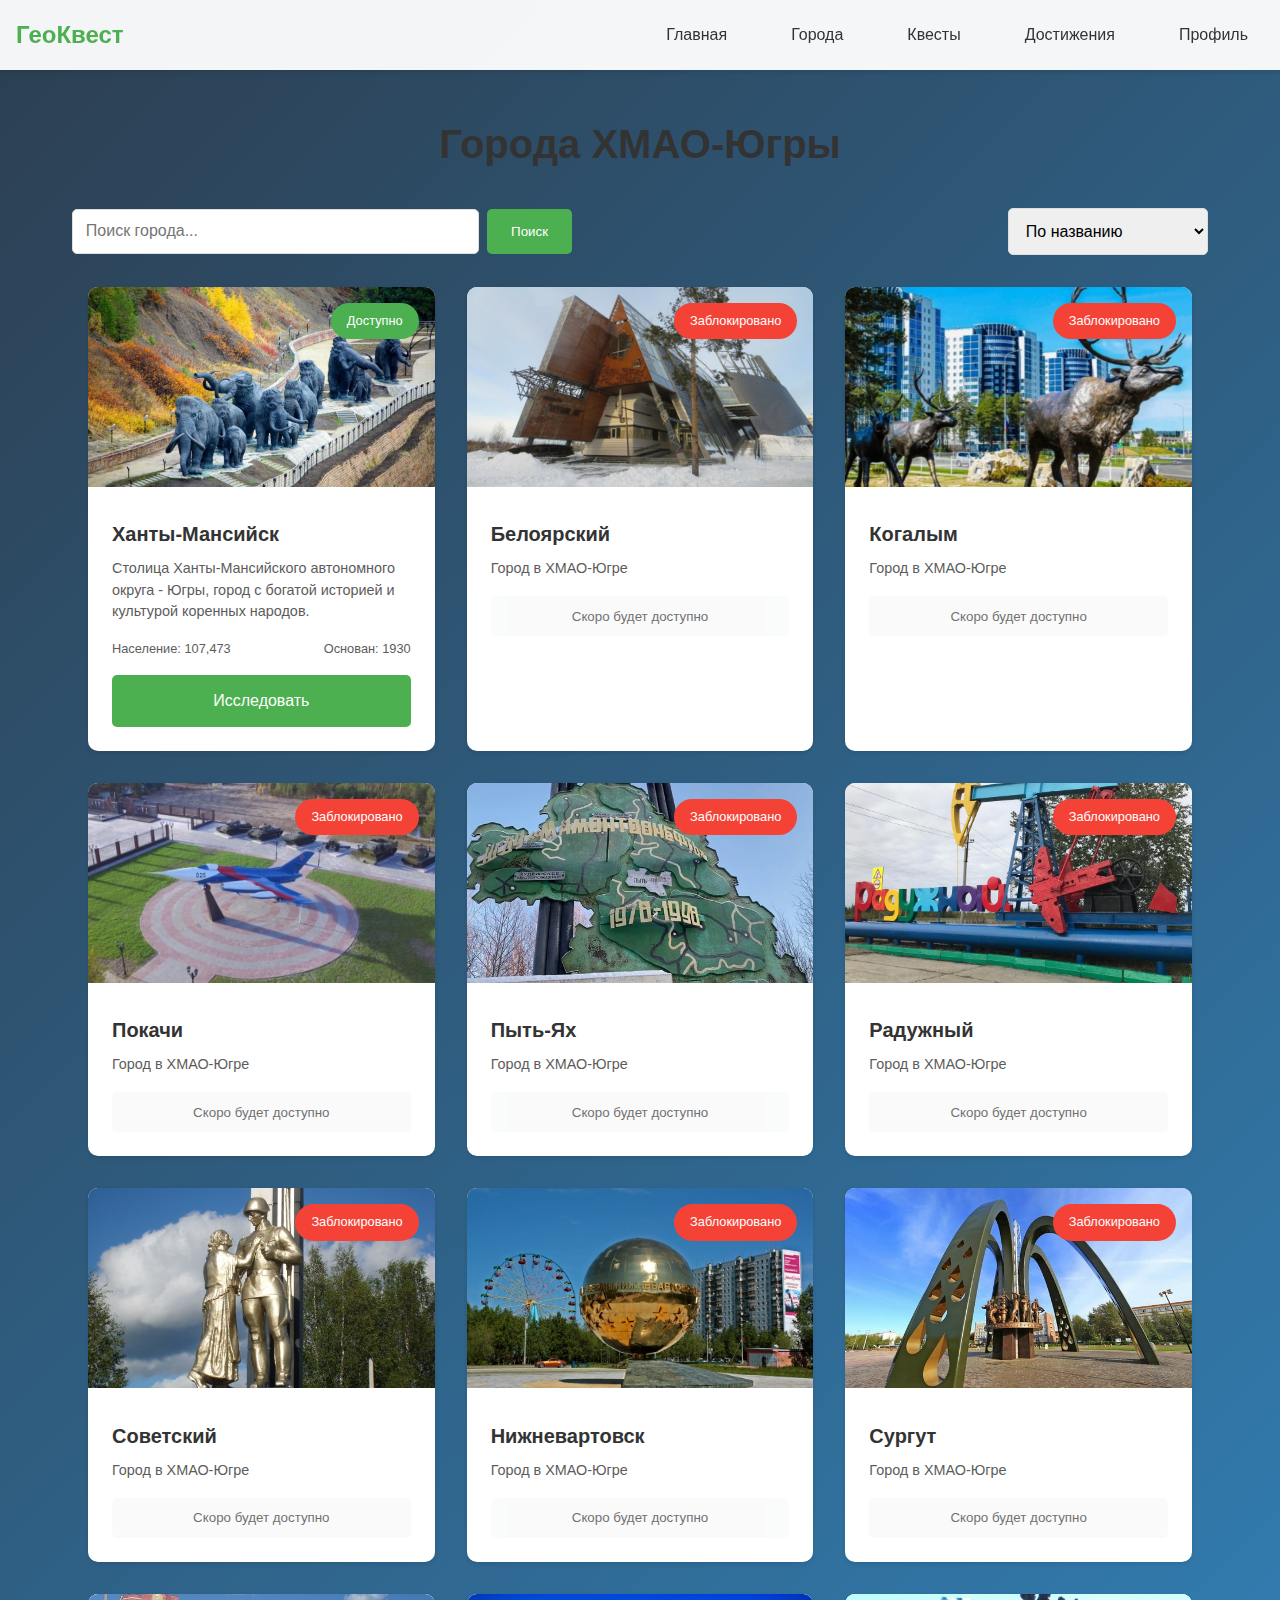
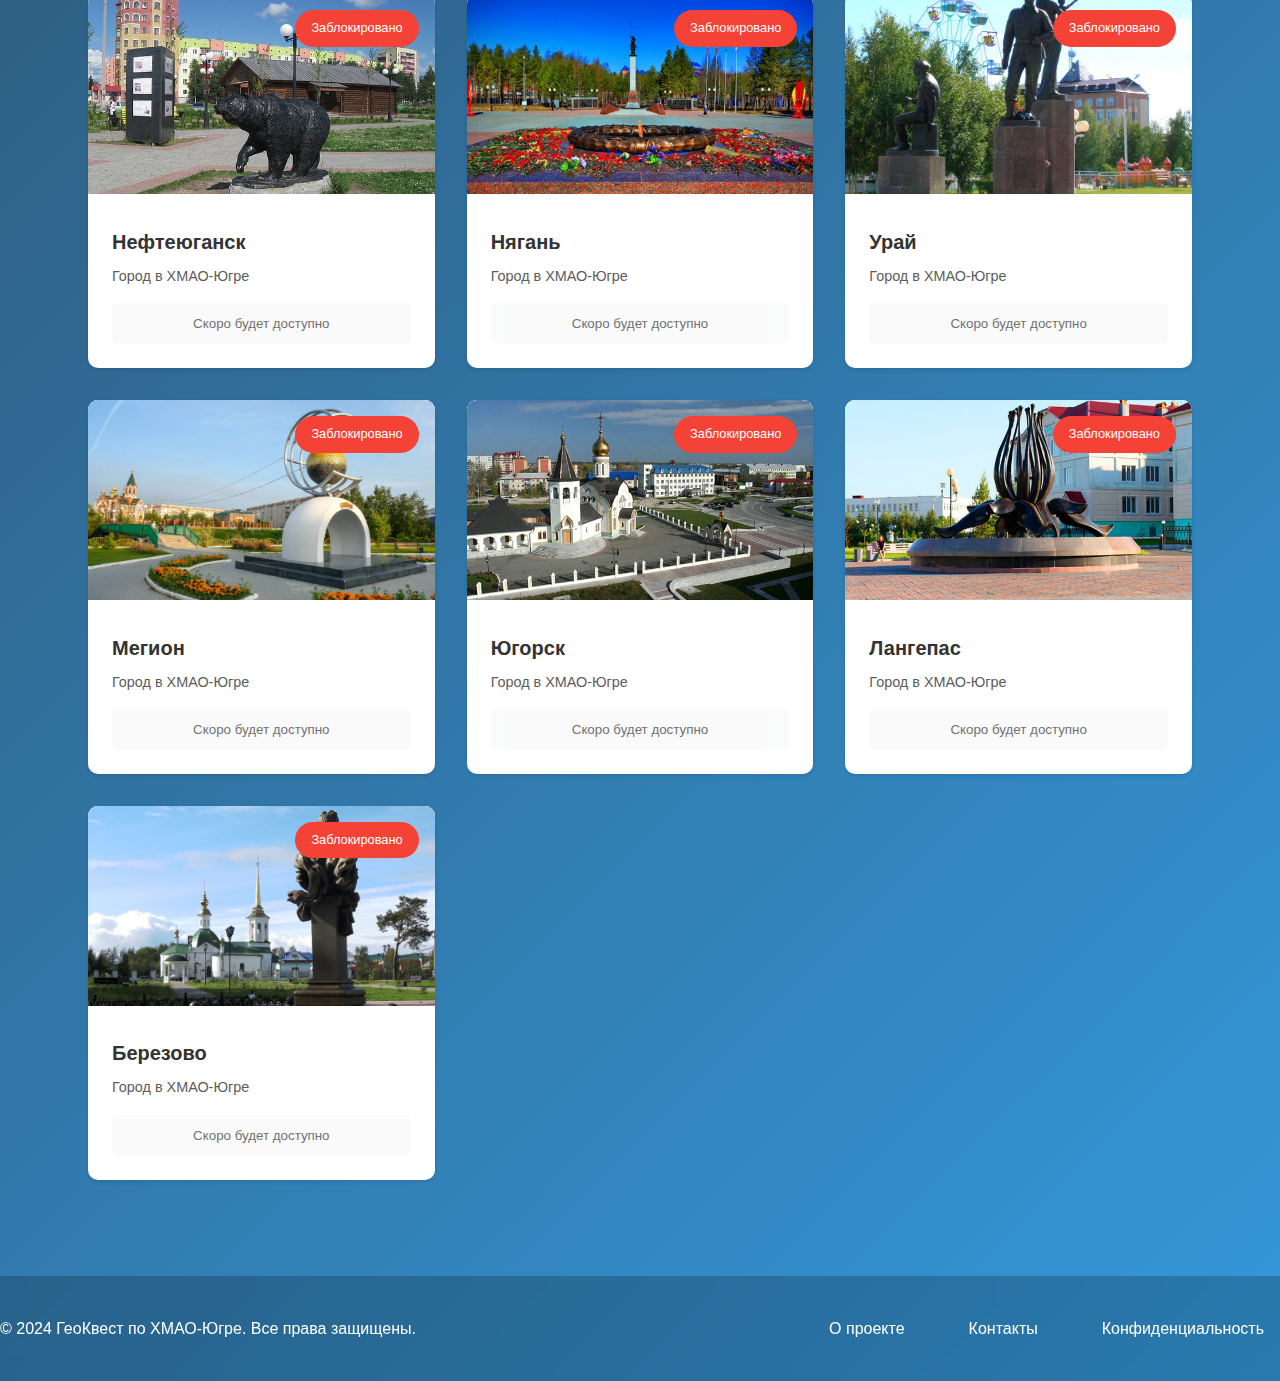
<file: pages/cities.html>
<!DOCTYPE html>
<html lang="ru">
<head>
    <meta charset="UTF-8">
    <meta name="viewport" content="width=device-width, initial-scale=1.0">
    <title>Города - ГеоКвест по ХМАО-Югре</title>
    <link rel="stylesheet" href="../css/style.css">
    <link rel="stylesheet" href="../css/cities.css">
</head>
<body>
    <header class="header">
        <nav class="nav">
            <a href="../index.html" class="nav-logo">ГеоКвест</a>
            <ul class="nav-menu">
                <li><a href="../index.html">Главная</a></li>
                <li><a href="cities.html">Города</a></li>
                <li><a href="quests.html">Квесты</a></li>
                <li><a href="achievements.html">Достижения</a></li>
                <li><a href="profile.html">Профиль</a></li>
            </ul>
        </nav>
    </header>

    <main class="main">
        <div class="cities-container">
            <h1 class="cities-title">Города ХМАО-Югры</h1>
            <div class="cities-filters">
                <div class="search-box">
                    <input type="text" id="citySearch" placeholder="Поиск города...">
                    <button type="button" class="search-button">Поиск</button>
                </div>
                <div class="filter-options">
                    <select id="sortCities">
                        <option value="name">По названию</option>
                        <option value="population">По населению</option>
                        <option value="founded">По году основания</option>
                    </select>
                </div>
            </div>
            <div class="cities-grid">
                <!-- Здесь будут карточки городов -->
            </div>
        </div>
    </main>

    <footer class="footer">
        <div class="footer-content">
            <div class="footer-info">
                <p>&copy; 2024 ГеоКвест по ХМАО-Югре. Все права защищены.</p>
            </div>
            <div class="footer-links">
                <a href="about.html">О проекте</a>
                <a href="contacts.html">Контакты</a>
                <a href="privacy.html">Конфиденциальность</a>
            </div>
        </div>
    </footer>

    <script type="module" src="../js/modules/cities-list.js"></script>
</body>
</html>
</file>
<file: css/style.css>
/* Сброс стилей */
* {
    margin: 0;
    padding: 0;
    box-sizing: border-box;
}

:root {
    --primary-color: #4caf50;
    --secondary-color: #2196f3;
    --accent-color: #f44336;
    --text-color: #333;
    --light-bg: #f8f9fa;
    --white: #ffffff;
    --shadow: 0 2px 4px rgba(0, 0, 0, 0.1);
    --gradient-start: #2c3e50;
    --gradient-end: #3498db;
}

body {
    font-family: 'Nunito', sans-serif;
    line-height: 1.6;
    color: var(--text-color);
    background: linear-gradient(135deg, var(--gradient-start), var(--gradient-end));
    min-height: 100vh;
}

.container {
    max-width: 1200px;
    margin: 0 auto;
    padding: 0 1rem;
}

/* Шапка сайта */
.header {
    background: rgba(255, 255, 255, 0.95);
    box-shadow: var(--shadow);
    position: fixed;
    width: 100%;
    top: 0;
    z-index: 1000;
    backdrop-filter: blur(10px);
}

.nav {
    display: flex;
    justify-content: space-between;
    align-items: center;
    padding: 1rem;
}

.nav-logo {
    font-family: 'Oswald', sans-serif;
    font-size: 1.5rem;
    font-weight: 700;
    color: var(--primary-color);
    text-decoration: none;
}

.nav-menu {
    display: flex;
    list-style: none;
    gap: 2rem;
}

.nav-menu a {
    color: var(--text-color);
    text-decoration: none;
    font-weight: 500;
    transition: color 0.3s ease;
    padding: 0.5rem 1rem;
    border-radius: 5px;
}

.nav-menu a:hover {
    color: var(--primary-color);
    background: rgba(76, 175, 80, 0.1);
}

/* Главный контент */
.main {
    padding-top: 80px;
    min-height: calc(100vh - 80px);
}

/* Секция Hero */
.hero {
    background: linear-gradient(rgba(0, 0, 0, 0.6), rgba(0, 0, 0, 0.6)), url('../assets/images/hero-bg.jpg');
    background-size: cover;
    background-position: center;
    height: 500px;
    display: flex;
    align-items: center;
    justify-content: center;
    text-align: center;
    color: var(--white);
    padding: 2rem;
    margin-bottom: 2rem;
}

.hero-content {
    max-width: 800px;
    background: rgba(0, 0, 0, 0.3);
    padding: 2rem;
    border-radius: 15px;
    backdrop-filter: blur(5px);
}

.hero h1 {
    font-family: 'Oswald', sans-serif;
    font-size: 3rem;
    margin-bottom: 1rem;
    text-shadow: 2px 2px 4px rgba(0, 0, 0, 0.3);
}

.hero p {
    font-size: 1.2rem;
    margin-bottom: 2rem;
    text-shadow: 1px 1px 2px rgba(0, 0, 0, 0.3);
}

.hero-button {
    display: inline-block;
    padding: 1rem 2rem;
    background: var(--primary-color);
    color: var(--white);
    text-decoration: none;
    border-radius: 30px;
    font-weight: 600;
    transition: all 0.3s ease;
    box-shadow: 0 4px 15px rgba(76, 175, 80, 0.3);
}

.hero-button:hover {
    background: #45a049;
    transform: translateY(-2px);
    box-shadow: 0 6px 20px rgba(76, 175, 80, 0.4);
}

/* Секция особенностей */
.features {
    padding: 4rem 0;
    background: rgba(255, 255, 255, 0.05);
}

.features h2 {
    text-align: center;
    font-family: 'Oswald', sans-serif;
    font-size: 2.5rem;
    margin-bottom: 3rem;
    color: var(--white);
}

.features-grid {
    display: grid;
    grid-template-columns: repeat(auto-fit, minmax(250px, 1fr));
    gap: 2rem;
}

.feature-card {
    text-align: center;
    padding: 2rem;
    background: rgba(255, 255, 255, 0.1);
    border-radius: 15px;
    transition: all 0.3s ease;
    backdrop-filter: blur(10px);
    border: 1px solid rgba(255, 255, 255, 0.1);
}

.feature-card:hover {
    transform: translateY(-5px);
    background: rgba(255, 255, 255, 0.15);
    box-shadow: 0 10px 30px rgba(0, 0, 0, 0.2);
}

.feature-icon {
    font-size: 3rem;
    margin-bottom: 1rem;
}

.feature-card h3 {
    font-family: 'Oswald', sans-serif;
    font-size: 1.5rem;
    margin-bottom: 1rem;
    color: var(--white);
}

.feature-card p {
    color: rgba(255, 255, 255, 0.9);
    opacity: 0.8;
}

/* Подвал */
.footer {
    background: rgba(0, 0, 0, 0.2);
    color: var(--white);
    padding: 2rem 0;
    margin-top: 4rem;
    backdrop-filter: blur(10px);
}

.footer-content {
    display: flex;
    justify-content: space-between;
    align-items: center;
}

.footer-links {
    display: flex;
    gap: 2rem;
}

.footer-links a {
    color: var(--white);
    text-decoration: none;
    transition: all 0.3s ease;
    padding: 0.5rem 1rem;
    border-radius: 5px;
}

.footer-links a:hover {
    color: var(--primary-color);
    background: rgba(255, 255, 255, 0.1);
}

/* Адаптивный дизайн */
@media (max-width: 768px) {
    .nav {
        flex-direction: column;
        gap: 1rem;
    }

    .nav-menu {
        flex-direction: column;
        text-align: center;
        gap: 1rem;
    }

    .hero h1 {
        font-size: 2rem;
    }

    .hero p {
        font-size: 1rem;
    }

    .features h2 {
        font-size: 2rem;
    }

    .footer-content {
        flex-direction: column;
        text-align: center;
        gap: 1rem;
    }

    .footer-links {
        flex-direction: column;
        gap: 1rem;
    }
}

/* Стили для секции с видео */
.video-section {
    padding: 4rem 0;
    background: rgba(255, 255, 255, 0.05);
    margin-bottom: 2rem;
}

.video-title {
    text-align: center;
    font-family: 'Oswald', sans-serif;
    font-size: 2.5rem;
    margin-bottom: 2rem;
    color: var(--white);
    text-shadow: 1px 1px 3px rgba(0, 0, 0, 0.3);
}

.video-container {
    position: relative;
    width: 100%;
    max-width: 800px;
    margin: 0 auto;
    border-radius: 15px;
    overflow: hidden;
    box-shadow: 0 10px 30px rgba(0, 0, 0, 0.3);
    border: 5px solid rgba(255, 255, 255, 0.1);
}

.video-container::before {
    content: '';
    display: block;
    padding-top: 56.25%; /* Соотношение сторон 16:9 */
}

.video-container iframe {
    position: absolute;
    top: 0;
    left: 0;
    width: 100%;
    height: 100%;
    border: none;
}

@media (max-width: 768px) {
    .video-title {
        font-size: 2rem;
        margin-bottom: 1.5rem;
    }
    
    .video-container {
        max-width: 100%;
    }
}
</file>
<file: css/cities.css>
.cities-container {
    max-width: 1200px;
    margin: 0 auto;
    padding: 2rem;
}

.cities-title {
    font-size: 2.5rem;
    color: #333;
    text-align: center;
    margin-bottom: 2rem;
}

.cities-filters {
    display: flex;
    justify-content: space-between;
    align-items: center;
    margin-bottom: 2rem;
    gap: 1rem;
}

.search-box {
    display: flex;
    gap: 0.5rem;
    flex: 1;
    max-width: 500px;
}

.search-box input {
    flex: 1;
    padding: 0.8rem;
    border: 1px solid #ddd;
    border-radius: 5px;
    font-size: 1rem;
}

.search-button {
    padding: 0.8rem 1.5rem;
    background: #4caf50;
    color: white;
    border: none;
    border-radius: 5px;
    cursor: pointer;
    transition: background 0.3s ease;
}

.search-button:hover {
    background: #45a049;
}

.filter-options select {
    padding: 0.8rem;
    border: 1px solid #ddd;
    border-radius: 5px;
    font-size: 1rem;
    min-width: 200px;
}

.cities-grid {
    display: grid;
    grid-template-columns: repeat(auto-fill, minmax(300px, 1fr));
    gap: 2rem;
}

.city-card {
    background: white;
    border-radius: 10px;
    overflow: hidden;
    box-shadow: 0 2px 4px rgba(0, 0, 0, 0.1);
    transition: transform 0.3s ease, box-shadow 0.3s ease;
    position: relative;
}

.city-card:hover {
    transform: translateY(-5px);
    box-shadow: 0 4px 8px rgba(0, 0, 0, 0.2);
}

.city-image {
    width: 100%;
    height: 200px;
    object-fit: cover;
}

.city-content {
    padding: 1.5rem;
}

.city-name {
    font-size: 1.5rem;
    color: #333;
    margin-bottom: 1rem;
}

.city-description {
    font-size: 0.9rem;
    color: #666;
    margin-bottom: 1rem;
    line-height: 1.5;
}

.city-stats {
    display: flex;
    justify-content: space-between;
    margin-bottom: 1rem;
    font-size: 0.9rem;
    color: #666;
}

.city-actions {
    display: flex;
    justify-content: center;
    margin-top: 1rem;
}

.city-button {
    padding: 0.8rem 1.5rem;
    border-radius: 5px;
    text-decoration: none;
    font-weight: 500;
    transition: all 0.3s ease;
}

.city-button.primary {
    background: #4caf50;
    color: white;
}

.city-button.primary:hover {
    background: #45a049;
}

.city-button.secondary {
    background: #f5f5f5;
    color: #999;
    border: none;
    cursor: not-allowed;
}

.city-status {
    position: absolute;
    top: 1rem;
    right: 1rem;
    padding: 0.5rem 1rem;
    border-radius: 20px;
    font-size: 0.8rem;
    font-weight: 500;
}

.city-status.available {
    background: #e8f5e9;
    color: #2e7d32;
}

.city-status.locked {
    background: #ffebee;
    color: #c62828;
}

@media (max-width: 768px) {
    .cities-container {
        padding: 1rem;
    }

    .cities-title {
        font-size: 2rem;
    }

    .cities-filters {
        flex-direction: column;
        align-items: stretch;
    }

    .search-box {
        max-width: none;
    }

    .filter-options select {
        width: 100%;
    }

    .cities-grid {
        grid-template-columns: 1fr;
    }
}

/* Секция городов */
.cities-section {
    padding: 4rem 0;
    background: var(--white);
}

.cities-section h2 {
    text-align: center;
    font-family: 'Oswald', sans-serif;
    font-size: 2.5rem;
    margin-bottom: 3rem;
}

.cities-grid {
    display: grid;
    grid-template-columns: repeat(auto-fill, minmax(280px, 1fr));
    gap: 2rem;
    padding: 0 1rem;
}

.city-card {
    background: var(--white);
    border-radius: 10px;
    overflow: hidden;
    box-shadow: var(--shadow);
    transition: transform 0.3s ease, box-shadow 0.3s ease;
    position: relative;
}

.city-card:hover {
    transform: translateY(-5px);
    box-shadow: 0 4px 8px rgba(0, 0, 0, 0.2);
}

.city-image {
    width: 100%;
    height: 200px;
    object-fit: cover;
    background-color: var(--light-bg);
}

.city-content {
    padding: 1.5rem;
}

.city-name {
    font-size: 1.25rem;
    font-weight: 600;
    color: var(--text-color);
    margin-bottom: 0.5rem;
}

.city-description {
    color: var(--text-color);
    opacity: 0.8;
    font-size: 0.9rem;
    line-height: 1.5;
    margin-bottom: 1rem;
}

.city-stats {
    display: flex;
    justify-content: space-between;
    font-size: 0.8rem;
    color: var(--text-color);
    opacity: 0.8;
    margin-bottom: 1rem;
}

.city-actions {
    display: flex;
    gap: 1rem;
}

.city-button {
    flex: 1;
    padding: 0.8rem;
    border: none;
    border-radius: 5px;
    font-weight: 500;
    cursor: pointer;
    transition: background-color 0.3s ease;
    text-align: center;
    text-decoration: none;
}

.city-button.primary {
    background-color: var(--primary-color);
    color: var(--white);
}

.city-button.primary:hover {
    background-color: #45a049;
}

.city-button.secondary {
    background-color: var(--light-bg);
    color: var(--text-color);
    opacity: 0.7;
    cursor: not-allowed;
}

.city-status {
    position: absolute;
    top: 1rem;
    right: 1rem;
    padding: 0.5rem 1rem;
    border-radius: 20px;
    font-size: 0.8rem;
    font-weight: 500;
}

.city-status.locked {
    background-color: var(--accent-color);
    color: var(--white);
}

.city-status.available {
    background-color: var(--primary-color);
    color: var(--white);
}

/* Адаптивность */
@media (max-width: 768px) {
    .cities-section {
        padding: 2rem 0;
    }

    .cities-section h2 {
        font-size: 2rem;
        margin-bottom: 2rem;
    }

    .cities-grid {
        grid-template-columns: 1fr;
        padding: 0 1rem;
    }

    .city-actions {
        flex-direction: column;
    }

    .city-button {
        width: 100%;
    }
}

/* Анимации */
@keyframes fadeInUp {
    from {
        opacity: 0;
        transform: translateY(20px);
    }
    to {
        opacity: 1;
        transform: translateY(0);
    }
}

.city-card {
    animation: fadeInUp 0.5s ease forwards;
}
</file>
